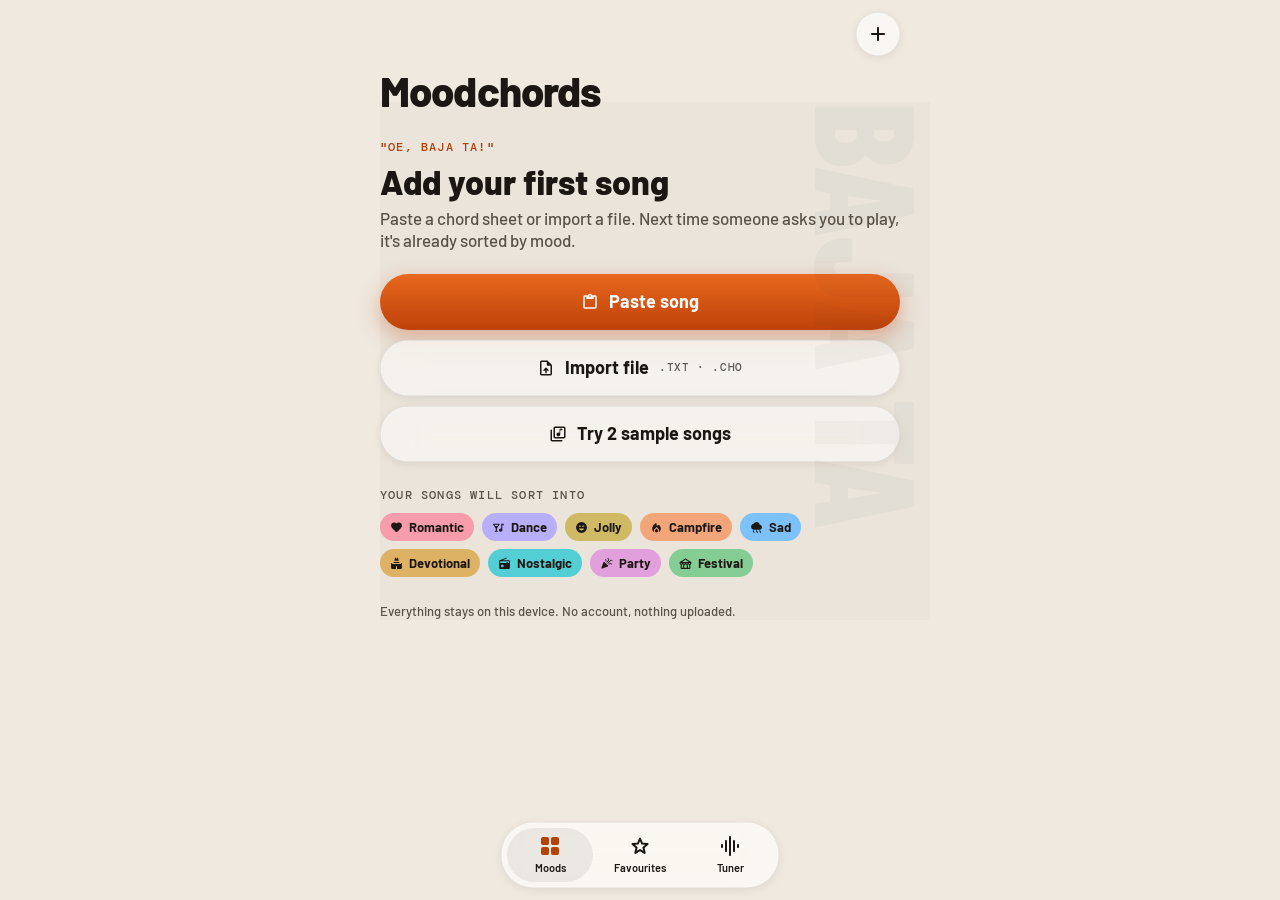
<file: web/index.html>
<!DOCTYPE html>
<html lang="en">
<head>
  <meta charset="utf-8">
  <meta name="viewport" content="width=device-width, initial-scale=1, viewport-fit=cover">
  <title>Moodchords</title>
  <meta name="description" content="A songbook for singer-guitarists: songs sorted by mood and who's listening, with hands-free auto-scroll and a guitar tuner. English, Nepali and Hindi.">
  <meta name="theme-color" content="#EFE9E0" media="(prefers-color-scheme: light)">
  <meta name="theme-color" content="#15110E" media="(prefers-color-scheme: dark)">
  <meta name="color-scheme" content="light dark">
  <meta name="mobile-web-app-capable" content="yes">
  <meta name="apple-mobile-web-app-capable" content="yes">
  <meta name="apple-mobile-web-app-title" content="Moodchords">
  <meta name="apple-mobile-web-app-status-bar-style" content="black-translucent">
  <link rel="manifest" href="manifest.webmanifest">
  <link rel="icon" href="icons/icon-192.png" type="image/png">
  <link rel="apple-touch-icon" href="icons/apple-touch-icon.png">
  <link rel="preload" href="fonts/barlow-latin-700-normal.woff2" as="font" type="font/woff2" crossorigin>
  <link rel="preload" href="fonts/barlow-latin-800-normal.woff2" as="font" type="font/woff2" crossorigin>
  <link rel="stylesheet" href="styles.css">
  <script type="module" src="app.js"></script>
</head>
<body>
  <div id="app"></div>
  <nav id="tabbar" class="tabbar glass" aria-label="Sections"></nav>
  <div id="layer"></div>
  <div id="toast" role="status" aria-live="polite"></div>
  <noscript><p style="padding:24px;font-family:sans-serif">Moodchords needs JavaScript to run.</p></noscript>
</body>
</html>
</file>
<file: web/styles.css>
/* Moodchords web app. Tokens from Design/Moodchords design and M2-PLAN.md. */

@font-face { font-family: "Barlow"; font-weight: 500; font-display: swap; src: url("fonts/barlow-latin-500-normal.woff2") format("woff2"); }
@font-face { font-family: "Barlow"; font-weight: 500; font-style: italic; font-display: swap; src: url("fonts/barlow-latin-500-italic.woff2") format("woff2"); }
@font-face { font-family: "Barlow"; font-weight: 600; font-display: swap; src: url("fonts/barlow-latin-600-normal.woff2") format("woff2"); }
@font-face { font-family: "Barlow"; font-weight: 700; font-display: swap; src: url("fonts/barlow-latin-700-normal.woff2") format("woff2"); }
@font-face { font-family: "Barlow"; font-weight: 800; font-display: swap; src: url("fonts/barlow-latin-800-normal.woff2") format("woff2"); }
@font-face { font-family: "Barlow Condensed"; font-weight: 800; font-display: swap; src: url("fonts/barlow-condensed-latin-800-normal.woff2") format("woff2"); }
@font-face { font-family: "DM Mono"; font-weight: 500; font-display: swap; src: url("fonts/dm-mono-latin-500-normal.woff2") format("woff2"); }
@font-face { font-family: "Noto Sans Devanagari"; font-weight: 500; font-display: swap; src: url("fonts/noto-sans-devanagari-devanagari-500-normal.woff2") format("woff2"); unicode-range: U+0900-097F, U+1CD0-1CF9, U+200C-200D, U+20A8, U+20B9, U+25CC, U+A830-A839, U+A8E0-A8FF; }
@font-face { font-family: "Noto Sans Devanagari"; font-weight: 600; font-display: swap; src: url("fonts/noto-sans-devanagari-devanagari-600-normal.woff2") format("woff2"); unicode-range: U+0900-097F, U+1CD0-1CF9, U+200C-200D, U+20A8, U+20B9, U+25CC, U+A830-A839, U+A8E0-A8FF; }
@font-face { font-family: "Noto Sans Devanagari"; font-weight: 700; font-display: swap; src: url("fonts/noto-sans-devanagari-devanagari-700-normal.woff2") format("woff2"); unicode-range: U+0900-097F, U+1CD0-1CF9, U+200C-200D, U+20A8, U+20B9, U+25CC, U+A830-A839, U+A8E0-A8FF; }
@font-face { font-family: "Noto Sans Devanagari"; font-weight: 800; font-display: swap; src: url("fonts/noto-sans-devanagari-devanagari-800-normal.woff2") format("woff2"); unicode-range: U+0900-097F, U+1CD0-1CF9, U+200C-200D, U+20A8, U+20B9, U+25CC, U+A830-A839, U+A8E0-A8FF; }

:root {
  --bg: #EFE9E0; --stage: #F7F2EA; --sheet: #FAF6F0;
  --fg: #1C1713; --fg2: #5C534A; --fg3: #A99F94;
  --card: rgb(255 255 255 / 0.6); --card2: #fff;
  --line: rgb(28 23 19 / 0.10); --chip: rgb(28 23 19 / 0.065);
  --glass: rgb(255 255 255 / 0.62);
  --chord: #B4430A; --ok: #1C7443; --danger: #B42318;
  --okbg: #CDEBD3; --errbg: #FBE7E3;
  --ink: #1E1915;
  --accent: linear-gradient(180deg, #EE6A1F, #C2440A);
  --glow-a: 0.45;
  --font: "Barlow", "Noto Sans Devanagari", system-ui, -apple-system, sans-serif;
  --mono: "DM Mono", ui-monospace, "SF Mono", Menlo, monospace;
  --safe-t: env(safe-area-inset-top, 0px);
  --safe-b: env(safe-area-inset-bottom, 0px);
  color-scheme: light;
}
@media (prefers-color-scheme: dark) {
  :root:not([data-theme="light"]) {
    --bg: #15110E; --stage: #0C0907; --sheet: #241D18;
    --fg: #F7F0E8; --fg2: #B9AEA3; --fg3: #62584F;
    --card: rgb(255 255 255 / 0.055); --card2: rgb(255 255 255 / 0.08);
    --line: rgb(255 255 255 / 0.09); --chip: rgb(255 255 255 / 0.085);
    --glass: rgb(48 39 32 / 0.62);
    --chord: #FFA552; --ok: #6EE29C; --danger: #FF8B7B;
    --okbg: rgb(90 210 130 / 0.17); --errbg: rgb(255 100 80 / 0.13);
    --glow-a: 0.22; color-scheme: dark;
  }
}
:root[data-theme="dark"], .stage-mode {
  --bg: #15110E; --stage: #0C0907; --sheet: #241D18;
  --fg: #F7F0E8; --fg2: #B9AEA3; --fg3: #62584F;
  --card: rgb(255 255 255 / 0.055); --card2: rgb(255 255 255 / 0.08);
  --line: rgb(255 255 255 / 0.09); --chip: rgb(255 255 255 / 0.085);
  --glass: rgb(48 39 32 / 0.62);
  --chord: #FFA552; --ok: #6EE29C; --danger: #FF8B7B;
  --okbg: rgb(90 210 130 / 0.17); --errbg: rgb(255 100 80 / 0.13);
  --glow-a: 0.22; color-scheme: dark;
}

* { box-sizing: border-box; -webkit-tap-highlight-color: transparent; }
html, body { margin: 0; background: var(--bg); color: var(--fg); }
body {
  font-family: var(--font); font-weight: 500; font-size: 17px; line-height: 1.3;
  -webkit-font-smoothing: antialiased; min-height: 100dvh;
  overscroll-behavior-y: none;
}
button { font: inherit; color: inherit; background: none; border: 0; padding: 0; cursor: pointer; }
input, textarea, select { font: inherit; color: inherit; }
a { color: var(--chord); }
.ico { width: 1em; height: 1em; display: inline-block; vertical-align: -0.14em; fill: currentColor; flex: none; }
.mono { font-family: var(--mono); font-weight: 500; font-size: 12px; letter-spacing: 0.1em; text-transform: uppercase; color: var(--fg2); }
.muted { color: var(--fg2); }
.hidden { display: none !important; }
.sr { position: absolute; width: 1px; height: 1px; overflow: hidden; clip: rect(0 0 0 0); }

#app { max-width: 560px; margin: 0 auto; min-height: 100dvh; position: relative; }
.screen { min-height: 100dvh; padding: calc(var(--safe-t) + 8px) 20px calc(var(--safe-b) + 120px); position: relative; }
.screen.no-tabs { padding-bottom: calc(var(--safe-b) + 40px); }
.glow { position: fixed; inset: 0 0 auto 0; height: 60vh; pointer-events: none; z-index: -1;
  background: radial-gradient(110% 100% at 50% -12%, oklch(0.80 0.11 var(--hue) / var(--glow-a)), transparent 72%); }

/* ---------- top bar & buttons */
.topbar { display: flex; align-items: center; gap: 10px; min-height: 52px; }
.topbar .spacer { flex: 1; }
.glass { background: var(--glass); -webkit-backdrop-filter: blur(20px) saturate(1.6); backdrop-filter: blur(20px) saturate(1.6);
  box-shadow: inset 0 0 0 0.5px var(--line), 0 2px 10px rgb(0 0 0 / 0.08); }
.circle-btn { width: 44px; height: 44px; border-radius: 22px; display: inline-flex; align-items: center; justify-content: center; font-size: 24px; flex: none; }
.text-btn { height: 40px; padding: 0 16px; border-radius: 20px; font-weight: 700; font-size: 16px; display: inline-flex; align-items: center; gap: 6px; }
.text-btn.primary { background: var(--fg); color: var(--bg); }
.text-btn[disabled] { opacity: 0.4; }
.cap-btn { height: 56px; border-radius: 28px; padding: 0 22px; font-weight: 700; font-size: 18px; display: flex; align-items: center; justify-content: center; gap: 10px; width: 100%; }
.cap-btn.accent { background: var(--accent); color: #fff; box-shadow: 0 8px 22px rgb(194 68 10 / 0.35); }
.cap-btn.dark { background: var(--fg); color: var(--bg); }
.cap-btn.glass { color: var(--fg); }
.cap-btn small { font-family: var(--mono); font-size: 11px; opacity: 0.7; letter-spacing: 0.06em; font-weight: 500; }
.link-btn { color: var(--chord); font-weight: 700; font-size: 15px; display: inline-flex; gap: 6px; align-items: center; padding: 10px 0; }

h1.big { font-size: 42px; font-weight: 800; letter-spacing: -0.02em; margin: 8px 0 0; line-height: 1.05; }
.subtitle { font-size: 17px; color: var(--fg2); margin: 4px 0 0; }
h2.title { font-size: 34px; font-weight: 800; margin: 0; line-height: 1.1; letter-spacing: -0.01em; }

/* ---------- chips */
.chips { display: flex; gap: 8px; overflow-x: auto; scrollbar-width: none; margin: 0 -20px; padding: 2px 20px; }
.chips::-webkit-scrollbar { display: none; }
.chip { height: 36px; padding: 0 14px; border-radius: 18px; background: var(--chip); font-weight: 700; font-size: 14px; white-space: nowrap; display: inline-flex; align-items: center; gap: 6px; flex: none; }
.chip.on { background: var(--fg); color: var(--bg); }
.chip.mood { background: oklch(0.80 0.11 var(--hue)); color: var(--ink); }
.chip.mood.off { background: var(--chip); color: var(--fg2); }
.chip.small { height: 28px; padding: 0 10px; font-size: 13px; }
.wrap-chips { display: flex; flex-wrap: wrap; gap: 8px; }

/* ---------- home */
.surprise { margin-top: 18px; height: 64px; border-radius: 22px; background: var(--accent); color: #fff; display: flex; align-items: center; gap: 12px; padding: 0 10px 0 18px; width: 100%; text-align: left; box-shadow: 0 10px 24px rgb(194 68 10 / 0.3); }
.surprise .ico { font-size: 26px; }
.surprise b { font-size: 19px; font-weight: 800; display: block; }
.surprise span { font-size: 13px; opacity: 0.9; font-weight: 600; }
.surprise .go { margin-left: auto; width: 44px; height: 44px; border-radius: 22px; background: rgb(255 255 255 / 0.25); display: flex; align-items: center; justify-content: center; font-size: 26px; }
.surprise[disabled] { filter: grayscale(0.6); opacity: 0.55; box-shadow: none; }
.grid { display: grid; grid-template-columns: 1fr 1fr; gap: 12px; margin-top: 16px; }
.tile { position: relative; height: 128px; border-radius: 22px; background: oklch(0.80 0.11 var(--hue)); color: var(--ink); text-align: left; padding: 14px; overflow: hidden; display: flex; flex-direction: column; justify-content: flex-end; }
.tile .sym { position: absolute; top: 14px; left: 14px; font-size: 22px; }
.tile .bgsym { position: absolute; right: -16px; bottom: -18px; font-size: 104px; opacity: 0.16; }
.tile .name { font-size: 21px; font-weight: 700; line-height: 1.1; position: relative; }
.tile .count { font-family: var(--mono); font-size: 10px; letter-spacing: 0.1em; text-transform: uppercase; margin-top: 3px; position: relative; opacity: 0.8; }
.tile:active { transform: scale(0.98); }
.install { margin-top: 16px; padding: 12px 14px; border-radius: 18px; background: var(--card); box-shadow: inset 0 0 0 0.5px var(--line); display: flex; gap: 12px; align-items: center; font-size: 14px; }
.install .ico { font-size: 24px; color: var(--chord); }
.install p { margin: 0; flex: 1; }
.install button { color: var(--fg2); font-size: 20px; }

.empty-hero { padding-top: 28px; position: relative; }
.empty-hero .kicker { font-family: var(--mono); font-size: 12px; letter-spacing: 0.1em; color: var(--chord); text-transform: uppercase; }
.empty-hero h2 { font-size: 34px; font-weight: 800; margin: 8px 0; line-height: 1.05; }
.empty-hero p { color: var(--fg2); margin: 0 0 22px; }
.empty-hero .backdrop { position: absolute; right: -30px; top: -10px; font: 800 140px/0.85 "Barlow Condensed", var(--font); color: var(--fg); opacity: 0.05; writing-mode: vertical-rl; pointer-events: none; }
.stack { display: flex; flex-direction: column; gap: 10px; }

/* ---------- song list */
.mood-head { display: flex; align-items: center; gap: 12px; margin: 10px 0 14px; }
.mood-badge { width: 44px; height: 44px; border-radius: 22px; background: oklch(0.80 0.11 var(--hue)); color: var(--ink); display: flex; align-items: center; justify-content: center; font-size: 24px; flex: none; }
.section-label { display: flex; justify-content: space-between; margin: 22px 4px 8px; }
.list { background: var(--card); border-radius: 22px; box-shadow: inset 0 0 0 0.5px var(--line); overflow: hidden; }
.row { display: flex; gap: 12px; padding: 14px 14px; align-items: flex-start; width: 100%; text-align: left; user-select: none; -webkit-user-select: none; -webkit-touch-callout: none; }
.row + .row { border-top: 0.5px solid var(--line); }
.row .mark { font-size: 24px; color: var(--fg3); margin-top: 1px; }
.row .mark.ready { color: var(--ok); }
.row .body { flex: 1; min-width: 0; }
.row .t { font-weight: 700; font-size: 17px; }
.row .a { font-size: 14px; color: var(--fg2); }
.row .meta { margin-top: 6px; font-size: 11px; }
.row .cue { font-style: italic; font-size: 14px; color: var(--fg2); margin-top: 3px; white-space: nowrap; overflow: hidden; text-overflow: ellipsis; }
.row .star { font-size: 24px; color: var(--fg3); padding: 4px; margin: -4px; }
.row .star.on { color: #F2742A; }
.row .sw { width: 40px; height: 40px; border-radius: 12px; background: oklch(0.80 0.11 var(--hue)); color: var(--ink); display: flex; align-items: center; justify-content: center; font-size: 22px; flex: none; }
.empty { text-align: center; padding: 40px 10px; }
.empty .badge { width: 72px; height: 72px; border-radius: 36px; margin: 0 auto 14px; background: oklch(0.80 0.11 var(--hue, 50)); color: var(--ink); display: flex; align-items: center; justify-content: center; font-size: 36px; }
.empty h3 { font-size: 22px; font-weight: 800; margin: 0 0 6px; }
.empty p { color: var(--fg2); margin: 0 0 18px; font-size: 15px; }

/* ---------- song page */
.song-title-row { display: flex; align-items: flex-start; gap: 12px; margin-top: 10px; }
.song-title-row .tt { flex: 1; min-width: 0; }
.ready-toggle { display: inline-flex; align-items: center; gap: 8px; height: 40px; padding: 0 6px 0 12px; border-radius: 20px; background: var(--chip); font-size: 13px; font-weight: 700; flex: none; margin-top: 4px; }
.switch { width: 44px; height: 26px; border-radius: 13px; background: var(--fg3); position: relative; transition: background 0.2s; }
.switch::after { content: ""; position: absolute; top: 3px; left: 3px; width: 20px; height: 20px; border-radius: 10px; background: #fff; transition: transform 0.2s; box-shadow: 0 1px 3px rgb(0 0 0 / 0.25); }
.switch.on { background: #34C759; }
.switch.on::after { transform: translateX(18px); }
.card { background: var(--card); border-radius: 22px; box-shadow: inset 0 0 0 0.5px var(--line); padding: 16px; margin-top: 16px; }
.specs { display: flex; gap: 26px; margin-top: 12px; }
.specs .v { font-size: 26px; font-weight: 800; margin-top: 2px; }
.cue-start { margin-top: 14px; padding-top: 12px; border-top: 0.5px solid var(--line); }
.capo-note { display: flex; gap: 8px; align-items: center; font-size: 14px; color: var(--fg2); margin: 12px 4px 0; }
.capo-note button { color: var(--chord); font-weight: 700; }
.diagrams { display: flex; gap: 14px; overflow-x: auto; margin: 16px -20px 0; padding: 0 20px 4px; scrollbar-width: none; }
.diagrams::-webkit-scrollbar { display: none; }
.diagram { flex: none; text-align: center; }
.diagram .n { font-weight: 800; color: var(--chord); font-size: 15px; }
.diagram svg { display: block; width: 62px; height: 78px; margin-top: 2px; }
.sheet-view { margin-top: 22px; }
.play-fab { position: fixed; left: 50%; transform: translateX(-50%); bottom: calc(var(--safe-b) + 20px); z-index: 30; width: min(240px, 70vw); }
.play-fab small { color: rgb(255 255 255 / 0.85); }

/* ---------- chord sheet */
.cs { font-size: 18px; }
.cs .ln { display: flex; flex-wrap: wrap; align-items: flex-end; margin: 0 0 6px; }
.cs .pc { display: inline-flex; flex-direction: column; white-space: pre; }
.cs .ch { color: var(--chord); font-weight: 800; font-size: 0.82em; line-height: 1.25; padding-right: 0.45em; min-height: 1.25em; }
.cs .tx { font-weight: 600; line-height: 1.35; }
.cs .ln.nochords .ch, .cs .pc.nc .ch { display: none; }
.cs .ln.chordsonly .tx { display: none; }
.cs .ln.chordsonly .ch { font-size: 0.95em; padding-right: 0.9em; }
.cs .sec { font-family: var(--mono); font-size: 11px; letter-spacing: 0.1em; text-transform: uppercase; color: var(--fg3); margin: 18px 0 6px; }
.cs .note { font-size: 13px; color: var(--fg3); margin: 0 0 6px; font-style: italic; overflow-wrap: anywhere; }
.cs .blank { height: 10px; }

/* ---------- play mode */
.play { position: fixed; inset: 0; background: var(--stage); color: var(--fg); overflow: hidden; z-index: 50; touch-action: none; user-select: none; -webkit-user-select: none; }
.play .head { position: absolute; top: 0; left: 0; right: 0; z-index: 5; padding: calc(var(--safe-t) + 8px) 20px 0 12px;
  background: linear-gradient(var(--stage) 70%, transparent); height: calc(var(--safe-t) + 120px); pointer-events: none; }
.play .head > * { pointer-events: auto; }
.play .progress { height: 4px; border-radius: 2px; background: var(--chip); margin: 0 16px 8px 28px; overflow: hidden; }
.play .progress i { display: block; height: 100%; background: var(--chord); width: 0; border-radius: 2px; }
.play .hrow { display: flex; align-items: center; }
.play .x { width: 44px; height: 44px; display: flex; align-items: center; justify-content: center; }
.play .x span { width: 30px; height: 30px; border-radius: 15px; background: var(--chip); display: flex; align-items: center; justify-content: center; color: var(--fg2); font-size: 16px; }
.play .status { flex: 1; text-align: center; white-space: nowrap; overflow: hidden; text-overflow: ellipsis; padding: 0 8px; }
.play .left { width: 52px; text-align: right; }
.play .lyrics { position: absolute; left: 0; right: 0; top: 0; padding: 0 26px; will-change: transform; }
.play .lyrics .cs { font-size: var(--pfs, 26px); }
.play .lyrics .cs .ln { margin: 0; padding: 0.2em 0.35em; border-radius: 14px; transition: background 0.3s, opacity 0.3s; margin-left: -0.35em; margin-right: -0.35em; }
.play .lyrics .cs .ln.past { opacity: 0.32; }
.play .lyrics .cs .ln.cur { background: var(--chip); }
.play .lyrics .cs .tx { font-weight: 600; }
.play .lyrics .cs .sec { font-size: max(11px, calc(var(--pfs) * 0.42)); }
.play .fade-b { position: absolute; left: 0; right: 0; bottom: 0; height: 120px; background: linear-gradient(transparent, var(--stage)); pointer-events: none; z-index: 4; }
.play .ov { position: absolute; inset: 0; z-index: 4; display: flex; flex-direction: column; align-items: center; justify-content: center; text-align: center; padding: 24px; }
.play .ov.count { background: var(--stage); }
.play .ov .num { font: 800 220px/1 "Barlow Condensed", var(--font); color: var(--chord); }
.play .ov.paused { background: rgb(12 9 7 / 0.96); }
.play .ov .pbtn { width: 116px; height: 116px; border-radius: 58px; background: var(--chip); display: flex; align-items: center; justify-content: center; font-size: 56px; }
.play .ov h3 { font-size: 34px; font-weight: 800; margin: 20px 0 4px; }
.play .tsize { display: flex; align-items: center; gap: 12px; margin-top: 26px; color: var(--fg2); font-weight: 600; font-size: 15px; }
.play .tsize button { width: 52px; height: 52px; border-radius: 26px; background: var(--chip); font-size: 24px; display: flex; align-items: center; justify-content: center; color: var(--fg); }
.play .hints { position: absolute; bottom: calc(var(--safe-b) + 40px); left: 0; right: 0; display: flex; flex-direction: column; gap: 10px; align-items: center; color: var(--fg2); font-size: 15px; font-weight: 600; }
.play .hints span { display: inline-flex; gap: 8px; align-items: center; }
.play .speed-toast { position: absolute; top: calc(var(--safe-t) + 110px); left: 50%; transform: translateX(-50%); z-index: 6; height: 58px; border-radius: 29px; background: var(--sheet); display: flex; align-items: center; gap: 8px; padding: 0 10px 0 16px; white-space: nowrap; font-weight: 800; font-size: 19px; box-shadow: 0 6px 20px rgb(0 0 0 / 0.3); }
.play .speed-toast .ico { color: var(--chord); font-size: 24px; }
.play .speed-toast em { font-style: normal; font-weight: 600; font-size: 14px; color: var(--fg2); }
.play .speed-toast b { font-family: var(--mono); font-weight: 500; font-size: 12px; background: var(--chip); border-radius: 19px; padding: 0 10px; height: 38px; display: flex; align-items: center; }
.starts { display: flex; gap: 8px; align-items: center; margin-top: 20px; flex-wrap: wrap; justify-content: center; }
.starts b { color: var(--chord); font-weight: 800; font-size: 20px; min-width: 44px; height: 44px; padding: 0 12px; border-radius: 22px; background: var(--chip); display: inline-flex; align-items: center; justify-content: center; }

/* ---------- tab bar */
.tabbar { position: fixed; z-index: 40; left: 50%; transform: translateX(-50%); bottom: calc(var(--safe-b) + 12px); border-radius: 32px; display: flex; padding: 6px; gap: 4px; }
.tabbar a { width: 86px; height: 54px; border-radius: 27px; display: flex; flex-direction: column; align-items: center; justify-content: center; gap: 3px; color: var(--fg); text-decoration: none; font-size: 11px; font-weight: 600; }
.tabbar a .ico { font-size: 24px; }
.tabbar a.on { background: var(--chip); }
.tabbar a.on .ico { color: var(--chord); }

/* ---------- sheets / overlays */
.backdrop { position: fixed; inset: 0; background: rgb(0 0 0 / 0.38); z-index: 60; animation: fade 0.2s; }
.bottom-sheet { position: fixed; z-index: 61; left: 0; right: 0; bottom: 0; margin: 0 auto; max-width: 560px; background: var(--sheet); border-radius: 30px 30px 0 0; padding: 10px 20px calc(var(--safe-b) + 24px); animation: up 0.25s ease-out; max-height: 92dvh; overflow-y: auto; }
.bottom-sheet .grabber { width: 40px; height: 5px; border-radius: 3px; background: var(--fg3); opacity: 0.5; margin: 0 auto 14px; }
.bottom-sheet h3 { font-size: 32px; font-weight: 800; margin: 12px 0 4px; line-height: 1.1; }
.bottom-sheet p.lead { color: var(--fg2); margin: 0 0 18px; }
@keyframes up { from { transform: translateY(100%); } }
@keyframes fade { from { opacity: 0; } }
.crowd-grid { display: grid; grid-template-columns: 1fr 1fr; gap: 10px; }
.crowd-card { background: var(--card2); border-radius: 20px; padding: 14px; text-align: left; min-height: 104px; display: flex; flex-direction: column; box-shadow: inset 0 0 0 0.5px var(--line); }
.crowd-card .top { display: flex; justify-content: space-between; align-items: flex-start; }
.crowd-card .top .ico { font-size: 26px; }
.crowd-card b { font-size: 18px; font-weight: 700; margin-top: auto; }
.crowd-card span.s { font-size: 13px; color: var(--fg2); }
.crowd-card[disabled] { opacity: 0.45; }
.anyone { margin-top: 10px; height: 52px; border-radius: 26px; background: var(--chip); width: 100%; font-weight: 700; display: flex; align-items: center; justify-content: center; gap: 8px; }
.option { display: flex; align-items: center; gap: 14px; width: 100%; padding: 14px; background: var(--card2); border-radius: 18px; text-align: left; box-shadow: inset 0 0 0 0.5px var(--line); }
.option .oi { width: 44px; height: 44px; border-radius: 14px; display: flex; align-items: center; justify-content: center; font-size: 24px; background: var(--chip); flex: none; }
.option .oi.accent { background: var(--accent); color: #fff; }
.option b { display: block; font-size: 17px; }
.option span { font-size: 13px; color: var(--fg2); }
.option .chev { margin-left: auto; color: var(--fg3); font-size: 22px; }
.menu { display: flex; flex-direction: column; background: var(--card2); border-radius: 18px; overflow: hidden; }
.menu button { display: flex; justify-content: space-between; align-items: center; padding: 15px 16px; font-weight: 600; text-align: left; }
.menu button + button { border-top: 0.5px solid var(--line); }
.menu button .ico { font-size: 22px; color: var(--fg2); }
.menu button.danger { color: var(--danger); }
.menu-title { padding: 4px 4px 12px; }
.menu-title b { font-size: 18px; }

#toast { position: fixed; left: 50%; transform: translate(-50%, 20px); bottom: calc(var(--safe-b) + 96px); background: var(--fg); color: var(--bg); padding: 12px 18px; border-radius: 22px; font-weight: 600; font-size: 15px; z-index: 90; opacity: 0; pointer-events: none; transition: 0.25s; max-width: 90vw; text-align: center; }
#toast.show { opacity: 1; transform: translate(-50%, 0); }

/* ---------- forms / editor */
.nav-head { display: flex; align-items: center; justify-content: space-between; min-height: 52px; gap: 8px; }
.nav-head .ttl { font-weight: 700; font-size: 17px; text-align: center; flex: 1; }
.seg { display: flex; background: var(--chip); border-radius: 20px; padding: 3px; margin: 10px 0; }
.seg button { flex: 1; height: 34px; border-radius: 17px; font-weight: 700; font-size: 14px; display: flex; align-items: center; justify-content: center; gap: 6px; }
.seg button.on { background: var(--card2); box-shadow: 0 1px 4px rgb(0 0 0 / 0.12); }
.field { background: var(--card); border-radius: 16px; box-shadow: inset 0 0 0 0.5px var(--line); padding: 8px 14px; display: block; margin-bottom: 8px; }
.field .mono { font-size: 10px; display: block; }
.field input { width: 100%; border: 0; background: none; outline: none; font-weight: 700; font-size: 17px; padding: 2px 0; }
.field-row { display: grid; grid-template-columns: 1fr 1fr 1fr; gap: 8px; }
.group-label { margin: 16px 4px 8px; display: block; }
.editor { width: 100%; min-height: 320px; border: 0; border-radius: 18px; background: var(--card); box-shadow: inset 0 0 0 0.5px var(--line); padding: 14px; font-family: var(--mono); font-size: 14px; line-height: 1.55; letter-spacing: 0; resize: vertical; outline: none; color: var(--fg); }
.editor:focus { box-shadow: inset 0 0 0 1.5px var(--chord); }
.banner { border-radius: 16px; padding: 12px 14px; font-size: 14px; display: flex; gap: 10px; align-items: flex-start; margin: 10px 0; }
.banner.err { background: var(--errbg); color: var(--danger); }
.banner.ok { background: var(--okbg); color: var(--ok); }
.banner.warn { background: var(--chip); color: var(--fg2); }
.banner .ico { font-size: 20px; margin-top: -1px; }
.banner b { display: block; }
.help { font-size: 13px; color: var(--fg2); margin: 8px 4px; }
.danger-btn { color: var(--danger); font-weight: 700; padding: 14px; width: 100%; margin-top: 24px; border-radius: 18px; background: var(--errbg); }

.checks { margin-top: 12px; }
.check { display: flex; gap: 10px; padding: 12px 14px; align-items: flex-start; }
.check + .check { border-top: 0.5px solid var(--line); }
.check .ico { font-size: 20px; color: var(--chord); margin-top: 1px; }
.check b { display: block; font-size: 15px; }
.check span { font-size: 13px; color: var(--fg2); }
.done-badge { width: 52px; height: 52px; border-radius: 26px; background: var(--okbg); color: var(--ok); display: flex; align-items: center; justify-content: center; font-size: 30px; margin-top: 20px; }

/* ---------- moods manager */
.mood-row { display: flex; align-items: center; gap: 12px; padding: 10px 12px; }
.mood-row + .mood-row { border-top: 0.5px solid var(--line); }
.mood-row .dot { width: 34px; height: 34px; border-radius: 17px; background: oklch(0.80 0.11 var(--hue)); color: var(--ink); display: flex; align-items: center; justify-content: center; font-size: 19px; flex: none; }
.mood-row .nm { flex: 1; font-weight: 700; min-width: 0; }
.mood-row .nm small { display: block; font-weight: 500; }
.mood-row .acts { display: flex; gap: 2px; }
.mood-row .acts button { width: 34px; height: 34px; border-radius: 17px; display: flex; align-items: center; justify-content: center; font-size: 20px; color: var(--fg2); }
.mood-row .acts button[disabled] { opacity: 0.25; }
.swatches { display: grid; grid-template-columns: repeat(8, 1fr); gap: 10px; }
.swatches button { aspect-ratio: 1; border-radius: 50%; background: oklch(0.80 0.11 var(--hue)); display: flex; align-items: center; justify-content: center; color: var(--ink); font-size: 18px; }
.swatches button.on { box-shadow: 0 0 0 2px var(--sheet), 0 0 0 4px var(--fg); }
.icon-grid { display: grid; grid-template-columns: repeat(7, 1fr); gap: 8px; }
.icon-grid button { aspect-ratio: 1; border-radius: 14px; background: var(--chip); display: flex; align-items: center; justify-content: center; font-size: 22px; }
.icon-grid button.on { background: var(--fg); color: var(--bg); }
.preview-tile { width: 170px; margin: 6px auto 16px; }

/* ---------- tuner */
.tuner { text-align: center; }
.tuner .strip { font-family: var(--mono); font-size: 12px; letter-spacing: 0.3em; color: var(--fg2); margin-top: 18px; }
.tuner .note { font: 800 170px/1 "Barlow Condensed", var(--font); margin: 26px 0 0; height: 170px; transition: color 0.2s; }
.tuner .note.ok { color: var(--ok); }
.tuner .note.idle { color: var(--fg3); }
.tuner .which { font-weight: 700; font-size: 20px; margin-top: 8px; min-height: 26px; }
.tuner .hz { min-height: 18px; margin-top: 4px; }
.meter { position: relative; height: 70px; margin: 26px 4px 0; }
.meter .ticks { position: absolute; inset: 14px 0; display: flex; justify-content: space-between; align-items: center; }
.meter .ticks i { width: 2px; height: 22px; background: var(--fg3); opacity: 0.6; border-radius: 1px; }
.meter .ticks i.mid { height: 42px; opacity: 1; background: var(--fg2); }
.meter .zone { position: absolute; top: 8px; bottom: 8px; left: 45%; width: 10%; border-radius: 8px; background: var(--okbg); }
.meter .needle { position: absolute; top: 2px; bottom: 2px; width: 6px; margin-left: -3px; border-radius: 3px; background: var(--chord); left: 50%; transition: left 0.12s linear, background 0.2s; box-shadow: 0 0 12px rgb(242 116 42 / 0.5); }
.meter .needle.ok { background: var(--ok); box-shadow: 0 0 12px rgb(60 200 120 / 0.5); }
.meter .needle.idle { background: var(--fg3); box-shadow: none; }
.meter-labels { display: flex; justify-content: space-between; margin: 4px 4px 0; }
.tune-label { margin: 18px auto 0; height: 48px; padding: 0 20px; border-radius: 24px; display: inline-flex; align-items: center; gap: 8px; font-weight: 800; font-size: 18px; background: var(--chip); }
.tune-label.up, .tune-label.down { background: var(--accent); color: #fff; }
.tune-label.ok { background: var(--okbg); color: var(--ok); }
.strings { display: flex; justify-content: center; gap: 10px; margin-top: 30px; }
.strings button { width: 46px; height: 46px; border-radius: 23px; background: var(--chip); font-weight: 800; font-size: 17px; }
.strings button.on { background: var(--accent); color: #fff; }
.strings button.locked { box-shadow: inset 0 0 0 2px var(--chord); }
.mic-hero { text-align: left; padding-top: 30px; }
.mic-hero .mic { width: 76px; height: 76px; border-radius: 38px; background: var(--accent); color: #fff; display: flex; align-items: center; justify-content: center; font-size: 40px; box-shadow: 0 10px 24px rgb(194 68 10 / 0.35); }
.mic-hero h2 { font-size: 32px; font-weight: 800; margin: 24px 0 10px; line-height: 1.1; }
.mic-hero p { color: var(--fg2); }

@media (min-width: 700px) {
  body { background: var(--bg); }
  .play .lyrics { max-width: 760px; margin: 0 auto; }
}
@media (prefers-reduced-motion: reduce) {
  * { animation: none !important; transition: none !important; }
}
</file>
